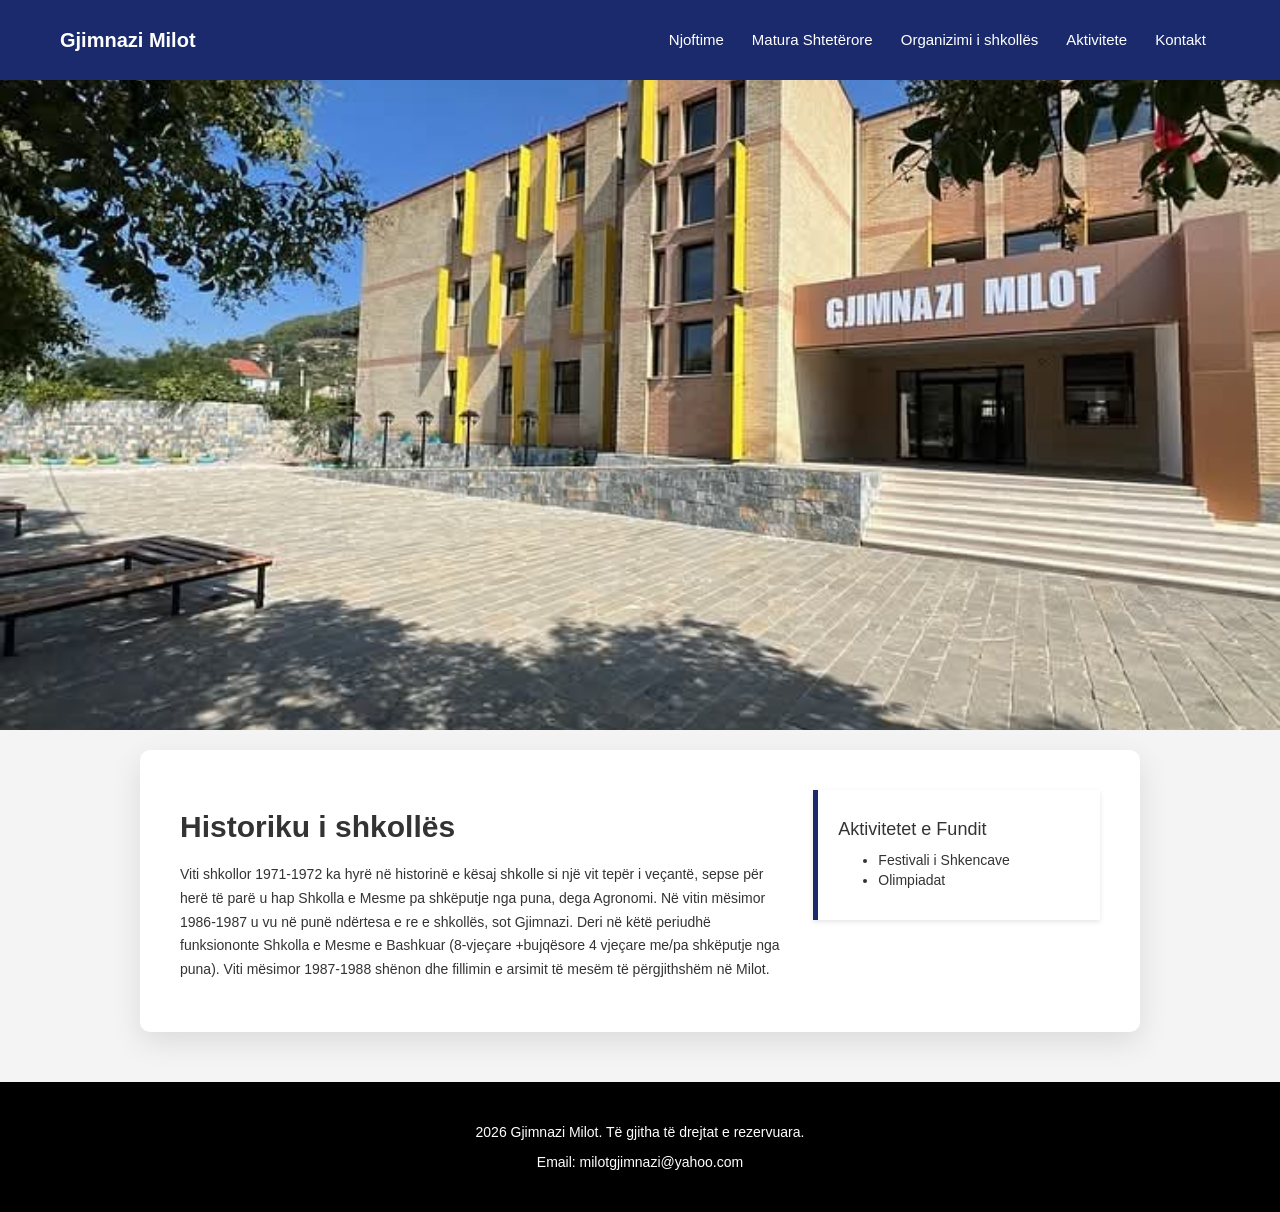
<file: index.html>
<!DOCTYPE html>
<html lang="sq">
<head>
    <meta charset="UTF-8">
    <meta name="viewport" content="width=device-width, initial-scale=1.0">

    <title>Gjimnazi Milot - Faqja Zyrtare</title>
    
    <link rel="stylesheet" href="https://maxcdn.bootstrapcdn.com/bootstrap/3.3.7/css/bootstrap.min.css">
    <link rel="stylesheet" href="gjimnazimilot.css">
    <link href="gjimnazimilot.css" rel="stylesheet">
</head>
<body>



<nav class="navbar navbar-custom">
  <div class="container">
    <div class="navbar-header">
      <button type="button" class="navbar-toggle" data-toggle="collapse" data-target="#myNavbar">
        <span class="icon-bar" style="background-color: white;"></span>
        <span class="icon-bar" style="background-color: white;"></span>
        <span class="icon-bar" style="background-color: white;"></span>                        
      </button>
      <a class="navbar-brand" href="#">Gjimnazi Milot</a>
    </div>
    <div class="collapse navbar-collapse" id="myNavbar">
      <ul class="nav navbar-nav navbar-right">
        <li class="active"><a href="njof.html">Njoftime</a></li>
        <li><a href="matura.html">Matura Shtetërore</a></li>
        <li><a href="Organizimi.html">Organizimi i shkollës</a></li>
        <li><a href="aktivitete.html">Aktivitete</a></li>
        <li><a href="kontakt1.html">Kontakt</a></li>
      </ul>
    </div>
  </div>
</nav>

<div class="hero-section">
  <img src="gjimnazimilotfoto.jpeg" alt="Gjimnazi Milot" class="hero-image">
</div>

<div class="container seksion-informacion">
  <div class="row">
    <div class="col-md-8">
      <h2>Historiku i shkollës</h2>
      <p>Viti shkollor 1971-1972 ka hyrë në historinë e kësaj shkolle si një vit tepër i veçantë, sepse për herë të parë u hap Shkolla e Mesme pa shkëputje nga puna, dega Agronomi.
Në vitin mësimor 1986-1987 u vu në punë ndërtesa e re e shkollës, sot Gjimnazi.  Deri në këtë periudhë funksiononte Shkolla e Mesme e Bashkuar (8-vjeçare +bujqësore 4 vjeçare me/pa shkëputje nga puna).   
Viti mësimor 1987-1988 shënon dhe fillimin e arsimit të mesëm të përgjithshëm në Milot.
</p>
    </div>
    <div class="col-md-4">
      <div class="panel-lajme">
        <h4>Aktivitetet e Fundit</h4>
        <ul>
            <li>Festivali i Shkencave</li>
            <li>Olimpiadat</li>
            
        </ul>
      </div>
    </div>
  </div>
</div>

<footer class="footer-serioz text-center">
  <p>2026 Gjimnazi Milot. Të gjitha të drejtat e rezervuara.</p>

 <a href="mailto:milotgjimnazi@yahoo.com">Email: milotgjimnazi@yahoo.com</a>
</footer>

<script src="https://ajax.googleapis.com/ajax/libs/jquery/3.5.1/jquery.min.js"></script>
<script src="https://maxcdn.bootstrapcdn.com/bootstrap/3.3.7/js/bootstrap.min.js"></script>


</body>
</html>
</file>
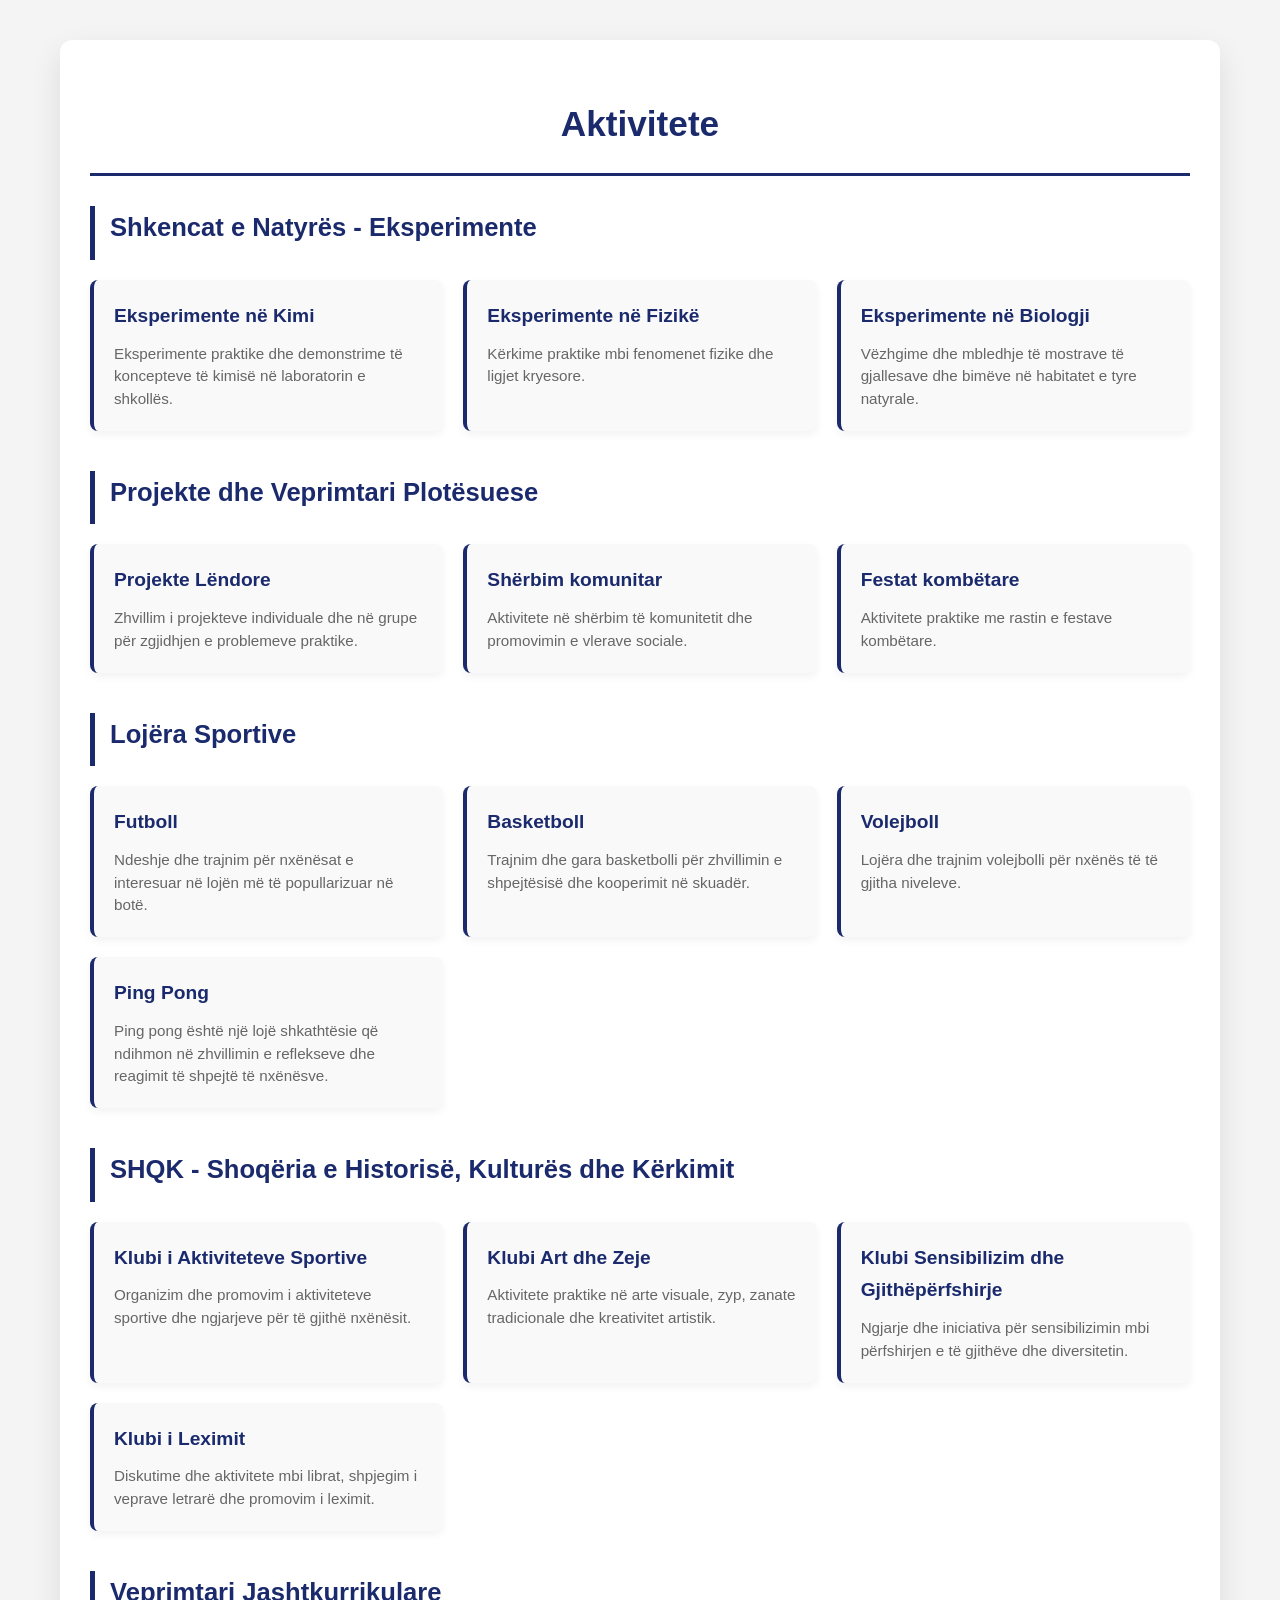
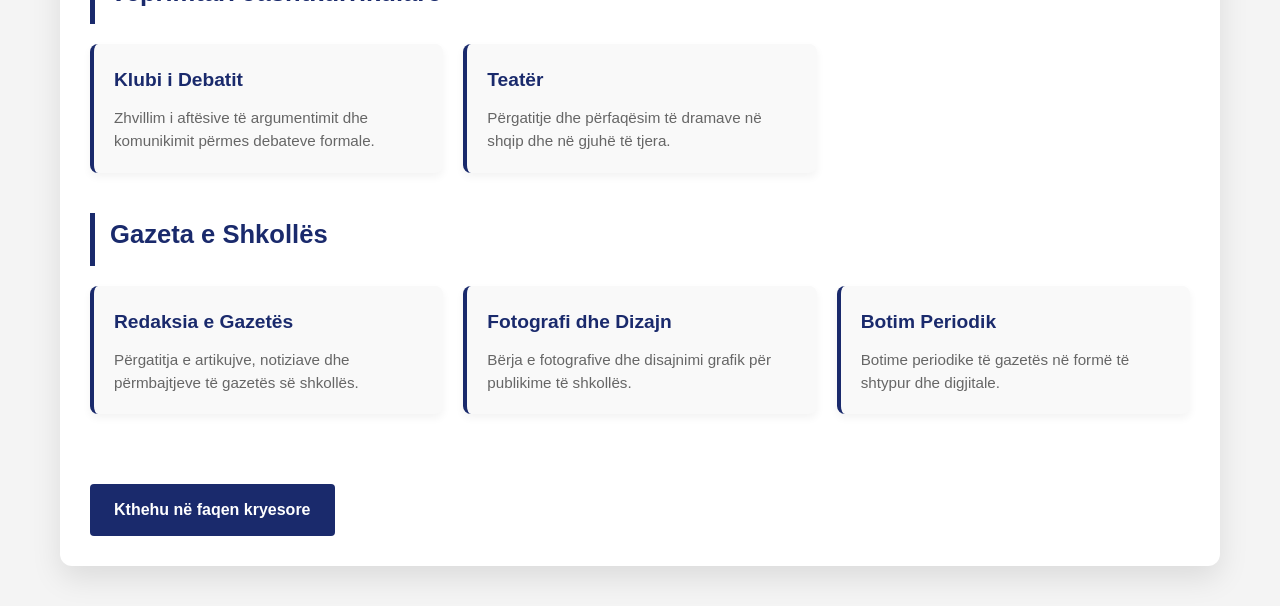
<file: aktivitete.html>
<!DOCTYPE html>
<html lang="sq">
<head>
  <meta charset="UTF-8">
  <meta name="viewport" content="width=device-width, initial-scale=1.0">
  <title>Aktivitete - Gjimnazi Milot</title>
  <link rel="stylesheet" href="aktivitete.css">
</head>
<body>
  <main>
    <div class="aktivitete-container">
      <h1>Aktivitete</h1>
      
      <!-- Shkencat e Natyrës - Eksperimente -->
      <section class="aktivitete-section">
        <h2 class="section-title">Shkencat e Natyrës - Eksperimente</h2>
        <div class="aktivitete-list">
          <div class="aktivitete-item">
            <h3>Eksperimente në Kimi</h3>
            <p>Eksperimente praktike dhe demonstrime të koncepteve të kimisë në laboratorin e shkollës.</p>
          </div>
          <div class="aktivitete-item">
            <h3>Eksperimente në Fizikë</h3>
            <p>Kërkime praktike mbi fenomenet fizike dhe ligjet kryesore.</p>
          </div>
          <div class="aktivitete-item">
            <h3>Eksperimente në Biologji</h3>
            <p>Vëzhgime dhe mbledhje të mostrave të gjallesave dhe bimëve në habitatet e tyre natyrale.</p>
          </div>
        </div>
      </section>

      <!-- Projekte dhe Veprimtari Plotësuese -->
      <section class="aktivitete-section">
        <h2 class="section-title">Projekte dhe Veprimtari Plotësuese</h2>
        <div class="aktivitete-list">
          <div class="aktivitete-item">
            <h3>Projekte Lëndore</h3>
            <p>Zhvillim i projekteve individuale dhe në grupe për zgjidhjen e problemeve praktike.</p>
          </div>
          <div class="aktivitete-item">
            <h3>Shërbim komunitar</h3>
            <p>Aktivitete në shërbim të komunitetit dhe promovimin e vlerave sociale.</p>
          </div>
          <div class="aktivitete-item">
            <h3>Festat kombëtare</h3>
            <p>Aktivitete praktike me rastin e festave kombëtare.</p>
          </div>
        </div>
      </section>

      <!-- Lojëra Sportive -->
      <section class="aktivitete-section">
        <h2 class="section-title">Lojëra Sportive</h2>
        <div class="aktivitete-list">
          <div class="aktivitete-item">
            <h3>Futboll</h3>
            <p>Ndeshje dhe trajnim për nxënësat e interesuar në lojën më të popullarizuar në botë.</p>
          </div>
          <div class="aktivitete-item">
            <h3>Basketboll</h3>
            <p>Trajnim dhe gara basketbolli për zhvillimin e shpejtësisë dhe kooperimit në skuadër.</p>
          </div>
          <div class="aktivitete-item">
            <h3>Volejboll</h3>
            <p>Lojëra dhe trajnim volejbolli për nxënës të të gjitha niveleve.</p>
          </div>
          <div class="aktivitete-item">
            <h3>Ping Pong</h3>
            <p>Ping pong është një lojë shkathtësie që ndihmon në zhvillimin e reflekseve dhe reagimit të shpejtë të nxënësve.</p>
          </div>
        </div>
      </section>

      <!-- SHQK -->
      <section class="aktivitete-section">
        <h2 class="section-title">SHQK - Shoqëria e Historisë, Kulturës dhe Kërkimit</h2>
        <div class="aktivitete-list">
          <div class="aktivitete-item">
            <h3>Klubi i Aktiviteteve Sportive</h3>
            <p>Organizim dhe promovim i aktiviteteve sportive dhe ngjarjeve për të gjithë nxënësit.</p>
          </div>
          <div class="aktivitete-item">
            <h3>Klubi Art dhe Zeje</h3>
            <p>Aktivitete praktike në arte visuale, zyp, zanate tradicionale dhe kreativitet artistik.</p>
          </div>
          <div class="aktivitete-item">
            <h3>Klubi Sensibilizim dhe Gjithëpërfshirje</h3>
            <p>Ngjarje dhe iniciativa për sensibilizimin mbi përfshirjen e të gjithëve dhe diversitetin.</p>
          </div>
          <div class="aktivitete-item">
            <h3>Klubi i Leximit</h3>
            <p>Diskutime dhe aktivitete mbi librat, shpjegim i veprave letrarë dhe promovim i leximit.</p>
          </div>
        </div>
      </section>

      <!-- Veprimtari Jashtkurrikulare -->
      <section class="aktivitete-section">
        <h2 class="section-title">Veprimtari Jashtkurrikulare</h2>
        <div class="aktivitete-list">
          <div class="aktivitete-item">
            <h3>Klubi i Debatit</h3>
            <p>Zhvillim i aftësive të argumentimit dhe komunikimit përmes debateve formale.</p>
          </div>
          <div class="aktivitete-item">
            <h3>Teatër</h3>
            <p>Përgatitje dhe përfaqësim të dramave në shqip dhe në gjuhë të tjera.</p>
          </div>
          
        </div>
      </section>

      <!-- Gazeta e Shkollës -->
      <section class="aktivitete-section">
        <h2 class="section-title">Gazeta e Shkollës</h2>
        <div class="aktivitete-list">
          <div class="aktivitete-item">
            <h3>Redaksia e Gazetës</h3>
            <p>Përgatitja e artikujve, notiziave dhe përmbajtjeve të gazetës së shkollës.</p>
          </div>
          <div class="aktivitete-item">
            <h3>Fotografi dhe Dizajn</h3>
            <p>Bërja e fotografive dhe disajnimi grafik për publikime të shkollës.</p>
          </div>
          <div class="aktivitete-item">
            <h3>Botim Periodik</h3>
            <p>Botime periodike të gazetës në formë të shtypur dhe digjitale.</p>
          </div>
        </div>
      </section>

      <a href="index.html" class="back-button">Kthehu në faqen kryesore</a>
    </div>
  </main>
</body>
</html>
</file>
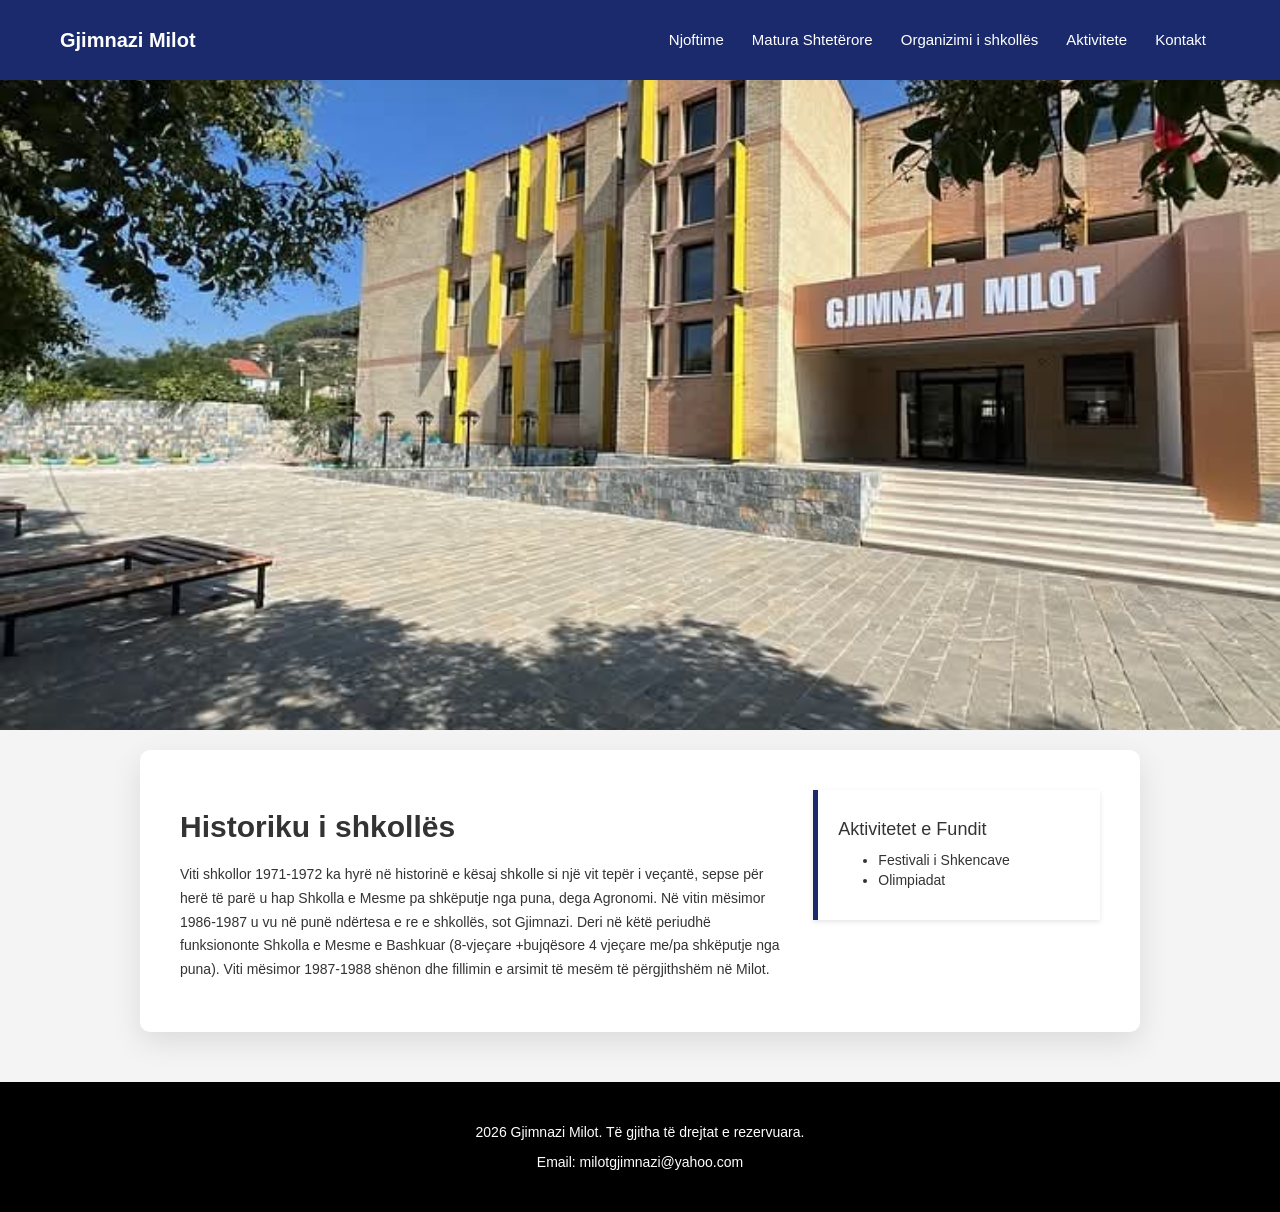
<file: GjimnaziMilot.html>
<!DOCTYPE html>
<html lang="sq">
<head>
    <meta charset="UTF-8">
    <meta name="viewport" content="width=device-width, initial-scale=1.0">

    <title>Gjimnazi Milot - Faqja Zyrtare</title>
    
    <link rel="stylesheet" href="https://maxcdn.bootstrapcdn.com/bootstrap/3.3.7/css/bootstrap.min.css">
    <link rel="stylesheet" href="gjimnazimilot.css">
    <link href="gjimnazimilot.css" rel="stylesheet">
</head>
<body>



<nav class="navbar navbar-custom">
  <div class="container">
    <div class="navbar-header">
      <button type="button" class="navbar-toggle" data-toggle="collapse" data-target="#myNavbar">
        <span class="icon-bar" style="background-color: white;"></span>
        <span class="icon-bar" style="background-color: white;"></span>
        <span class="icon-bar" style="background-color: white;"></span>                        
      </button>
      <a class="navbar-brand" href="#">Gjimnazi Milot</a>
    </div>
    <div class="collapse navbar-collapse" id="myNavbar">
      <ul class="nav navbar-nav navbar-right">
        <li class="active"><a href="njof.html">Njoftime</a></li>
        <li><a href="matura.html">Matura Shtetërore</a></li>
        <li><a href="Organizimi.html">Organizimi i shkollës</a></li>
        <li><a href="aktivitete.html">Aktivitete</a></li>
        <li><a href="kontakt.html">Kontakt</a></li>
      </ul>
    </div>
  </div>
</nav>

<div class="hero-section">
  <img src="gjimnazimilotfoto.jpeg" alt="Gjimnazi Milot" class="hero-image">
</div>

<div class="container seksion-informacion">
  <div class="row">
    <div class="col-md-8">
      <h2>Historiku i shkollës</h2>
      <p>Viti shkollor 1971-1972 ka hyrë në historinë e kësaj shkolle si një vit tepër i veçantë, sepse për herë të parë u hap Shkolla e Mesme pa shkëputje nga puna, dega Agronomi.
Në vitin mësimor 1986-1987 u vu në punë ndërtesa e re e shkollës, sot Gjimnazi.  Deri në këtë periudhë funksiononte Shkolla e Mesme e Bashkuar (8-vjeçare +bujqësore 4 vjeçare me/pa shkëputje nga puna).   
Viti mësimor 1987-1988 shënon dhe fillimin e arsimit të mesëm të përgjithshëm në Milot.
</p>
    </div>
    <div class="col-md-4">
      <div class="panel-lajme">
        <h4>Aktivitetet e Fundit</h4>
        <ul>
            <li>Festivali i Shkencave</li>
            <li>Olimpiadat</li>
            
        </ul>
      </div>
    </div>
  </div>
</div>

<footer class="footer-serioz text-center">
  <p>2026 Gjimnazi Milot. Të gjitha të drejtat e rezervuara.</p>

 <a href="mailto:milotgjimnazi@yahoo.com">Email: milotgjimnazi@yahoo.com</a>
</footer>

<script src="https://ajax.googleapis.com/ajax/libs/jquery/3.5.1/jquery.min.js"></script>
<script src="https://maxcdn.bootstrapcdn.com/bootstrap/3.3.7/js/bootstrap.min.js"></script>


</body>
</html>
</file>
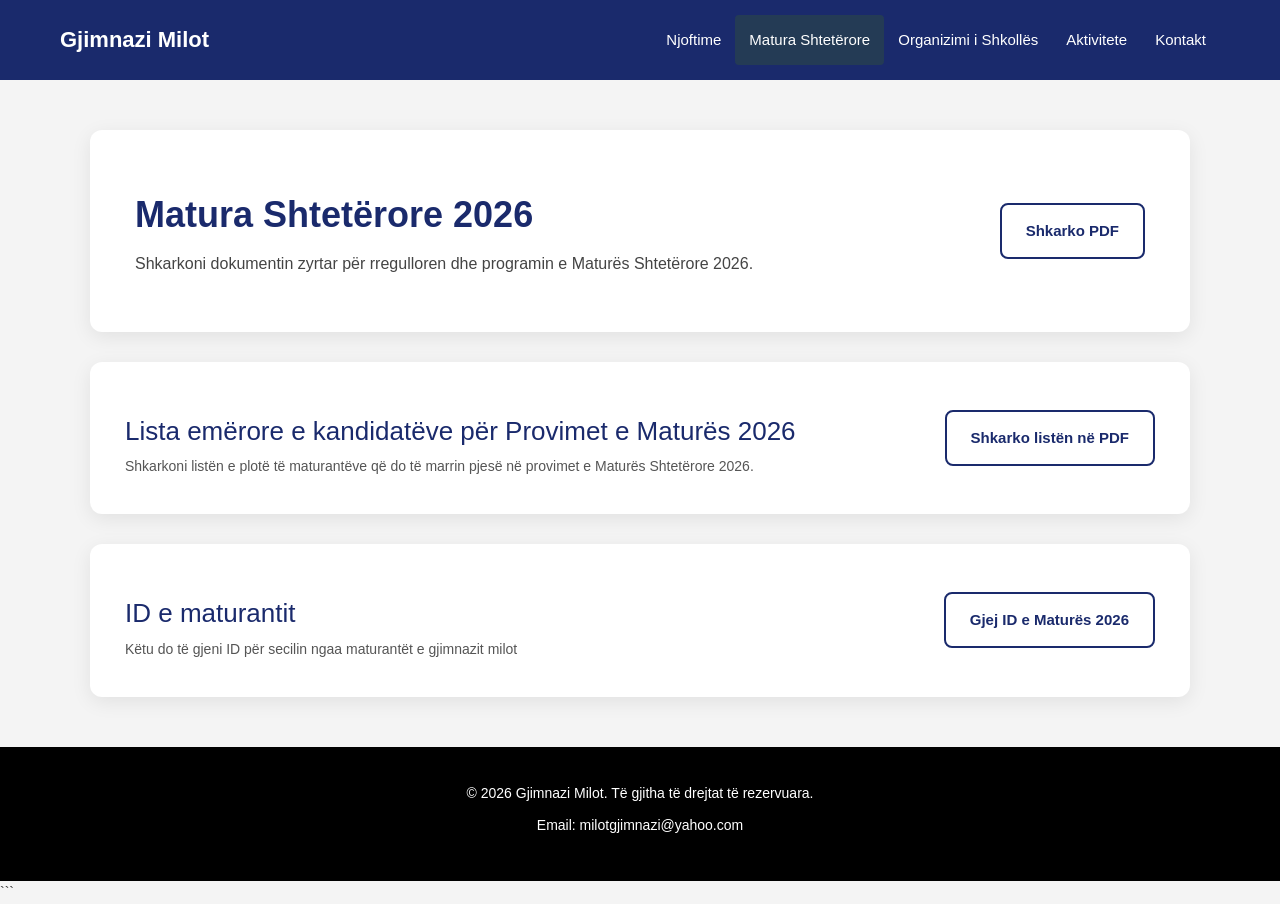
<file: matura.html>
<!DOCTYPE html>
<html lang="sq">

<head>
    <meta charset="UTF-8">
    <meta name="viewport" content="width=device-width, initial-scale=1.0">
    <title>Matura Shtetërore - Gjimnazi Milot</title>

    <!-- Bootstrap -->
    <link rel="stylesheet"
        href="https://maxcdn.bootstrapcdn.com/bootstrap/3.3.7/css/bootstrap.min.css">

    <!-- CSS -->
    <link rel="stylesheet" href="matura.css">
</head>

<body>

    <!-- =========================
         NAVBAR
    ========================== -->

    <nav class="navbar navbar-custom">

        <div class="container">

            <!-- Logo -->
            <div class="navbar-header">

                <!-- Hamburger Menu -->
                <button type="button"
                        class="navbar-toggle"
                        data-toggle="collapse"
                        data-target="#myNavbar">

                    <span class="icon-bar"></span>
                    <span class="icon-bar"></span>
                    <span class="icon-bar"></span>

                </button>

                <a class="navbar-brand"
                   href="GjimnaziMilot.html">

                    Gjimnazi Milot

                </a>

            </div>

            <!-- Menu -->
            <div class="collapse navbar-collapse"
                 id="myNavbar">

                <ul class="nav navbar-nav navbar-right">

                    <li>
                        <a href="njof.html">
                            Njoftime
                        </a>
                    </li>

                    <li class="active">
                        <a href="matura.html">
                            Matura Shtetërore
                        </a>
                    </li>

                    <li>
                        <a href="Organizimi.html">
                            Organizimi i Shkollës
                        </a>
                    </li>

                    <li>
                        <a href="aktivitete.html">
                            Aktivitete
                        </a>
                    </li>

                    <li>
                        <a href="kontakt.html">
                            Kontakt
                        </a>
                    </li>

                </ul>

            </div>

        </div>

    </nav>

    <!-- =========================
         SEKSIONI I MATURËS
    ========================== -->

    <section class="matura-section">

        <div class="matura-card">

            <!-- Teksti -->

            <div class="matura-text">

                <h1>
                    Matura Shtetërore 2026
                </h1>

                <p>
                    Shkarkoni dokumentin zyrtar për
                    rregulloren dhe programin e
                    Maturës Shtetërore 2026.
                </p>

            </div>

            <!-- Butoni PDF -->

            <a class="btn-pdf"
               href="Matura rregullore 2026.pdf"
               target="_blank">

                Shkarko PDF

            </a>

        </div>

        <div class="download-card">
            <div class="download-text">
                <h2>Lista emërore e kandidatëve për Provimet e Maturës 2026</h2>
                <p>Shkarkoni listën e plotë të maturantëve që do të marrin pjesë në provimet e Maturës Shtetërore 2026.</p>
            </div>
            <a class="btn-link" href="LISTA E MATURANTËVE PA ID MATURE 2026.pdf" target="_blank">Shkarko listën në PDF</a>
        </div>
 <div class="download-card">
            <div class="download-text">
                <h2>ID e maturantit</h2>
                <p>Këtu do të gjeni ID për secilin ngaa maturantët e gjimnazit milot </p>
            </div>
            <!-- këtu kam vendos linkun e github për ID e maturës, kodet ndodhen në një faqe tjetër të git hub-->
            <a class="btn-link" href="https://gjimnazimilot.github.io/ID-MATURA/">Gjej ID e Maturës 2026</a>
        </div>
    </section>

    <!-- =========================
         FOOTER
    ========================== -->

    <footer class="footer">

        <p>
            &copy; 2026 Gjimnazi Milot.
            Të gjitha të drejtat të rezervuara.
        </p>

        <p>
            <a href="mailto:milotgjimnazi@yahoo.com">
                Email: milotgjimnazi@yahoo.com
            </a>
        </p>

    </footer>

    <!-- JQuery -->
    <script src="https://ajax.googleapis.com/ajax/libs/jquery/3.7.1/jquery.min.js"></script>

    <!-- Bootstrap JS -->
    <script src="https://maxcdn.bootstrapcdn.com/bootstrap/3.3.7/js/bootstrap.min.js"></script>

</body>

</html>
```
</file>
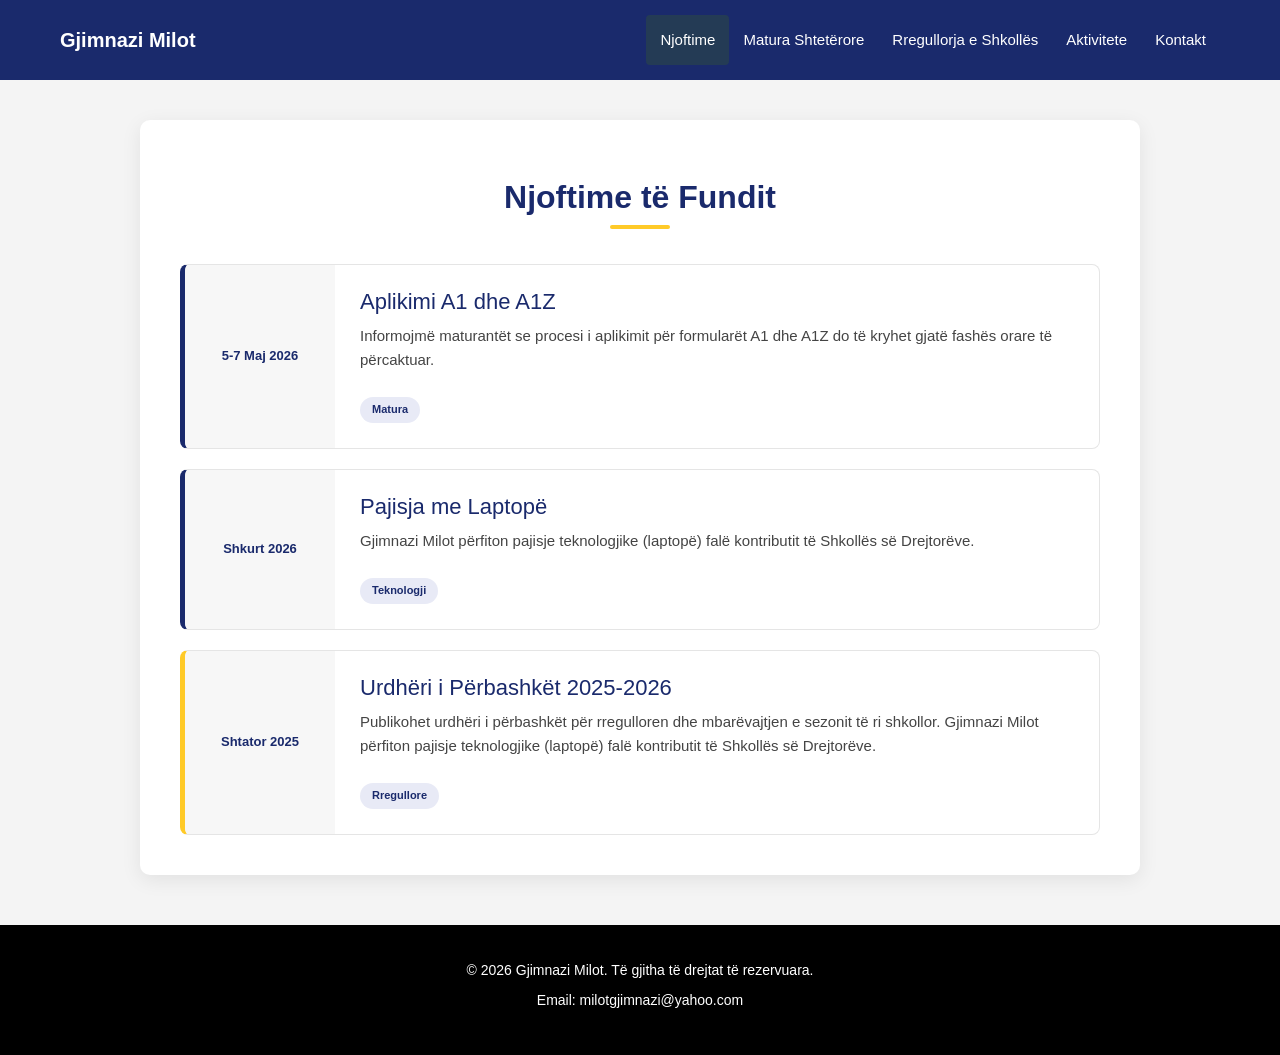
<file: njof.html>
<!DOCTYPE html>
<html lang="sq">
<head>
    <meta charset="UTF-8">
    <meta name="viewport" content="width=device-width, initial-scale=1.0">
    <title>Gjimnazi Milot - Njoftime</title>

    <!-- Bootstrap -->
    <link rel="stylesheet" href="https://maxcdn.bootstrapcdn.com/bootstrap/3.3.7/css/bootstrap.min.css">

    <!-- CSS Ekstern -->
    <link rel="stylesheet" href="njof.css">
</head>

<body>

    <!-- NAVBAR -->
    <nav class="navbar navbar-custom">
        <div class="container">

            <!-- Logo -->
            <div class="navbar-header">

                <!-- Butoni Hamburger -->
                <button type="button"
                        class="navbar-toggle"
                        data-toggle="collapse"
                        data-target="#myNavbar">

                    <span class="icon-bar" style="background-color:white;"></span>
                    <span class="icon-bar" style="background-color:white;"></span>
                    <span class="icon-bar" style="background-color:white;"></span>
                </button>

                <a class="navbar-brand" href="GjimnaziMilot.html">
                    Gjimnazi Milot
                </a>
            </div>

            <!-- Menyja -->
            <div class="collapse navbar-collapse" id="myNavbar">
                <ul class="nav navbar-nav navbar-right">

                    <li class="active">
                        <a href="njof.html">Njoftime</a>
                    </li>

                    <li>
                        <a href="matura.html">Matura Shtetërore</a>
                    </li>

                    <li>
                        <a href="rregullorja.html">Rregullorja e Shkollës</a>
                    </li>

                    <li>
                        <a href="aktivitete.html">Aktivitete</a>
                    </li>

                    <li>
                        <a href="kontakt.html">Kontakt</a>
                    </li>

                </ul>
            </div>

        </div>
    </nav>

    <!-- SEKSIONI I NJOFTIMEVE -->
    <main class="main-content">

        <section class="njoftime-section">

            <div class="section-header">
                <h2>Njoftime të Fundit</h2>
                <div class="underline"></div>
            </div>

            <div class="njoftime-container">

                <!-- Njoftimi 1 -->
                <article class="njoftim-card">

                    <div class="njoftim-date">
                        5-7 Maj 2026
                    </div>

                    <div class="njoftim-content">
                        <h3>Aplikimi A1 dhe A1Z</h3>

                        <p>
                            Informojmë maturantët se procesi i aplikimit
                            për formularët A1 dhe A1Z do të kryhet gjatë
                            fashës orare të përcaktuar.
                        </p>

                        <span class="tag">Matura</span>
                    </div>

                </article>

                <!-- Njoftimi 2 -->
                <article class="njoftim-card">

                    <div class="njoftim-date">
                        Shkurt 2026
                    </div>

                    <div class="njoftim-content">

                        <h3>Pajisja me Laptopë</h3>

                        <p>
                            Gjimnazi Milot përfiton pajisje teknologjike
                            (laptopë) falë kontributit të
                            Shkollës së Drejtorëve.
                        </p>

                        <span class="tag">Teknologji</span>

                    </div>

                </article>

                <!-- Njoftimi 3 -->
                <article class="njoftim-card highlight">

                    <div class="njoftim-date">
                     Shtator 2025
                    </div>

                    <div class="njoftim-content">

                        <h3>Urdhëri i Përbashkët 2025-2026</h3>

                        <p>
                             Publikohet urdhëri i përbashkët për
                            rregulloren dhe mbarëvajtjen e sezonit
                            të ri shkollor. Gjimnazi Milot përfiton pajisje teknologjike
                            (laptopë) falë kontributit të
                            Shkollës së Drejtorëve.
                        </p>

                        <span class="tag">Rregullore</span>

                    </div>

                </article>

            </div>

        </section>

    </main>

    <!-- FOOTER -->
    <footer class="footer">

        <p>
            &copy; 2026 Gjimnazi Milot.
            Të gjitha të drejtat të rezervuara.
        </p>

        <p>
            <a href="mailto:milotgjimnazi@yahoo.com">
                Email: milotgjimnazi@yahoo.com
            </a>
        </p>

    </footer>

    <!-- JQuery -->
    <script src="https://ajax.googleapis.com/ajax/libs/jquery/3.7.1/jquery.min.js"></script>

    <!-- Bootstrap JS -->
    <script src="https://maxcdn.bootstrapcdn.com/bootstrap/3.3.7/js/bootstrap.min.js"></script>

</body>
</html>
</file>
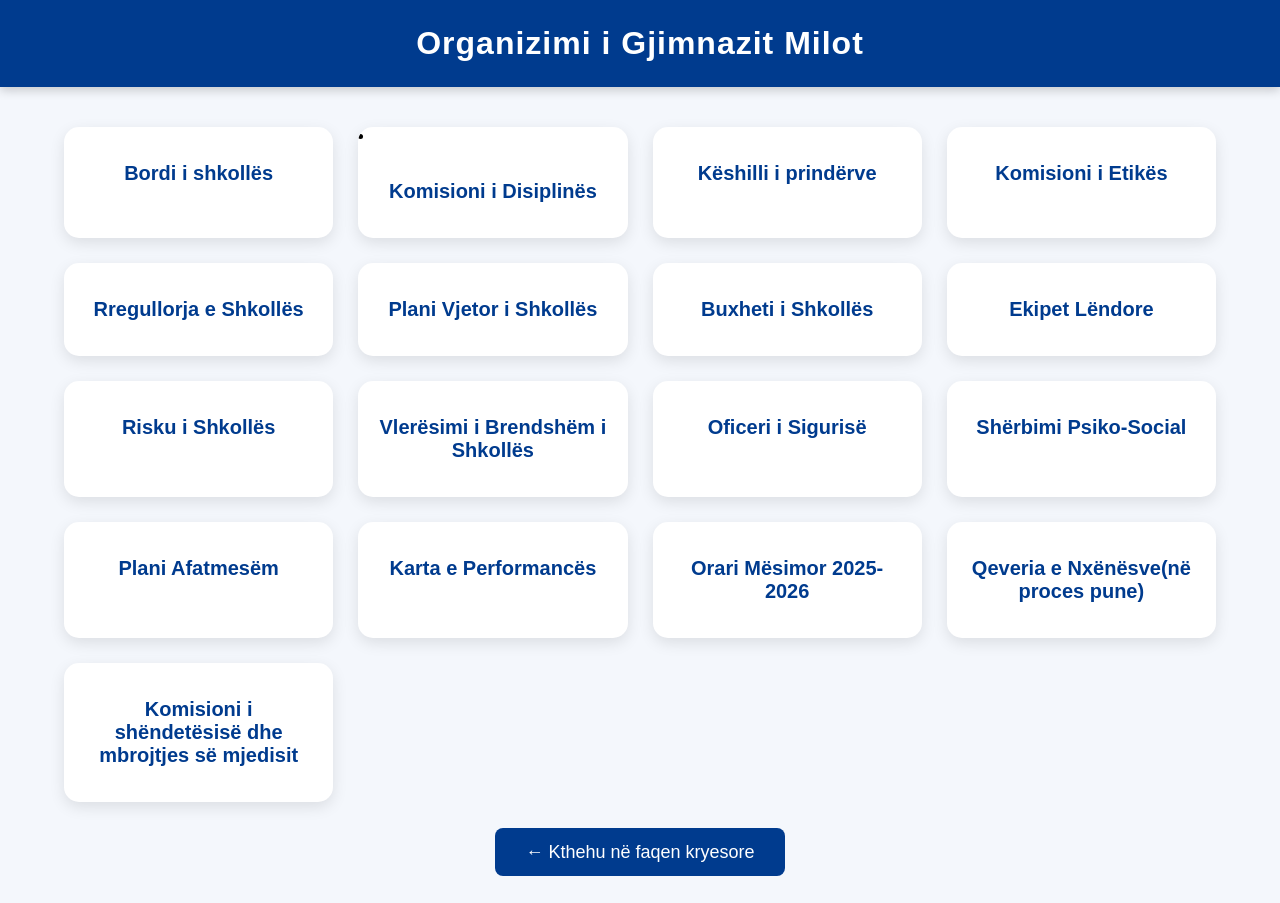
<file: Organizimi.html>
<!DOCTYPE html>
<html lang="sq">
<head>
    <meta charset="UTF-8">
    <meta name="viewport" content="width=device-width, initial-scale=1.0">
    <title>Dokumentet e Shkollës</title>

    <link rel="stylesheet" href="organizimi.css">
</head>
<body>

    <header>
        <h1>Organizimi i  Gjimnazit Milot</h1>
    </header>

    <section class="container">
 <div class="card">
            <a href="Bordi i shkollës.pdf">Bordi i shkollës</a>
        </div>
        <div class="card">
            <li>
            <a href="Komisioni i disiplinës.pdf">Komisioni i Disiplinës</a>
            </li>
        </div>
 <div class="card">
            <a href="Këshilli i prindërve.pdf">Këshilli i prindërve</a>
        </div>
        <div class="card">
            <a href="Komisioni i shëndetit.pdf">Komisioni i Etikës</a>
        </div>

        <div class="card">
            <a href="rregullorja e brendshme Milot.pdf">Rregullorja e Shkollës</a>
        </div>

        <div class="card">
            <a href="PLANI VJETOR.pdf">Plani Vjetor i Shkollës</a>
        </div>

        <div class="card">
            <a href="Buxheti.pdf">Buxheti i Shkollës</a>
        </div>

        <div class="card">
            <a href="Ekipi lendor.pdf">Ekipet Lëndore</a>
        </div>

        <div class="card">
            <a href="Risku Gjimnazi Milot 2024-2025 WEB.pdf">Risku i Shkollës</a>
        </div>

        <div class="card">
            <a href="Raportet e vlerësimit të brendshëm WEB.pdf">Vlerësimi i Brendshëm i Shkollës</a>
        </div>

        <div class="card">
            <a href="plani punes ELAA.docx...12.pdf">Oficeri i Sigurisë</a>
        </div>

        <div class="card">
            <a href="Plani Vjetor psikologu.pdf">Shërbimi Psiko-Social</a>
        </div>

        <div class="card">
            <a href="PLANI AFATMESEM.pdf">Plani Afatmesëm</a>
        </div>

        <div class="card">
            <a href="karta e perfomancës gjimnazi milot 2024-2025.pdf">Karta e Performancës</a>
        </div>

        <div class="card">
            <a href="Orari.pdf">Orari Mësimor 2025-2026</a>
        </div>

        <div class="card">
            <a href="#">Qeveria e Nxënësve(në proces pune)</a>
        </div>
 <div class="card">
            <a href="Komisioni i shëndetit, dhe mjedisit.pdf">Komisioni i shëndetësisë  dhe mbrojtjes së mjedisit</a>
        </div>
    </section>

    <div class="back-home">
        <a href="index.html">← Kthehu në faqen kryesore</a>
    </div>

</body>
</html>
</file>
<file: gjimnazimilot.css>
/* Ngjyrat dhe rregullat e përgjithshme */
body {
    background-color: #f4f4f4;
    color: #333;
    font-family: 'Segoe UI', Tahoma, sans-serif;
}

/* Shina e njoftimeve */
.shina-njoftime {
    background-color: #d32f2f; /* E kuqe e mbyllur për rëndësi */
    color: white;
    padding: 5px 0;
    font-weight: bold;
}

/* Navigacioni Serioz */
.navbar {
    background-color: #1a2a6c;
    padding: 15px 0;
    position: static;
    top: 0;
    z-index: 1000;
    border: none;
}

.navbar-custom {
    background-color: #1a2a6c; /* Blu e errët */
    border: none;
    border-radius: 0;
    margin-bottom: 0;
    width: 100%;
}

.navbar-custom .container {
    max-width: 1200px;
    margin: auto;
    padding: 0 20px;
    width: 100%;
}

.navbar-custom .navbar-brand {
    color: #ffffff !important;
    font-size: 20px;
    font-weight: 600;
}

.navbar-custom .navbar-nav > li > a {
    color: #ffffff !important;
    font-size: 15px;
    font-weight: 500;
    padding: 15px 14px;
    transition: 0.3s;
}

.navbar-custom .navbar-nav li a:hover {
    background-color: #243b55;
}
.navbar-custom .navbar-toggle {
    border-color: rgba(255,255,255,0.2);
}

.navbar-custom .navbar-toggle .icon-bar {
    background-color: #ffffff;
}

@media (max-width: 767px) {
    .navbar-custom .navbar-collapse {
        background-color: #1a2a6c;
        border-top: 1px solid rgba(255, 255, 255, 0.15);
    }
    .navbar-custom .navbar-nav {
        display: block;
    }
    .navbar-custom .navbar-nav li {
        display: block;
        width: 100%;
    }
    .navbar-custom .navbar-nav li a {
        display: block;
        width: 100%;
        padding: 14px 20px;
        border-bottom: 1px solid rgba(255,255,255,0.08);
    }
    .navbar-custom .navbar-nav li a:hover,
    .navbar-custom .navbar-nav li a:focus {
        background-color: rgba(255,255,255,0.08);
    }
    .navbar-custom .navbar-toggle {
        display: block;
        border-color: rgba(255,255,255,0.25);
    }
    .navbar-custom .navbar-toggle .icon-bar {
        background-color: #ffffff;
    }
}
/* Pjesa Hero (Kryesore) */
.hero-section {
    width: 100%;
}

.hero-image {
    width: 100%;
    max-width: 1400px;
    height: auto;
    display: block;
    margin: 0 auto;
    object-fit: cover;
    max-height: 650px;
}

.btn-serioz {
    background-color: #ffffff;
    color: #1a2a6c;
    font-weight: bold;
    border-radius: 0;
    padding: 10px 25px;
    margin-top: 20px;
}

.btn-serioz:hover {
    background-color: #e0e0e0;
}

/* Seksioni i informacionit */
.seksion-informacion {
    max-width: 1000px;
    margin: 20px auto 50px;
    padding: 40px;
    background: white;
    border-radius: 10px;
    box-shadow: 0 10px 30px rgba(0,0,0,0.1);
}

.seksion-informacion h2 {
    font-weight: 700;
    margin-bottom: 20px;
}

.seksion-informacion p {
    line-height: 1.7;
    color: #333;
}

.panel-lajme {
    background-color: white;
    padding: 20px;
    border-left: 5px solid #1a2a6c;
    box-shadow: 0 2px 5px rgba(0,0,0,0.1);
}

/* Footer */
.footer-serioz {
    background-color: #000000;
    color: #ffffff;
    padding: 40px 0;
    margin-top: 50px;
}
.footer-serioz a {
    color: #ffffff;
}
</file>
<file: aktivitete.css>
body {
    background-color: #f4f4f4;
    color: #333;
    font-family: "Helvetica Neue", Helvetica, Arial, sans-serif;
    margin: 0;
    padding: 0;
}

.aktivitete-container {
    max-width: 1100px;
    margin: 40px auto;
    padding: 30px;
    background-color: #ffffff;
    border-radius: 12px;
    box-shadow: 0 12px 30px rgba(0,0,0,0.1);
    color: #333;
    line-height: 1.7;
}

.aktivitete-container h1 {
    margin-bottom: 30px;
    font-size: 2.2rem;
    color: #1a2a6c;
    text-align: center;
    border-bottom: 3px solid #1a2a6c;
    padding-bottom: 20px;
}

.aktivitete-section {
    margin-bottom: 40px;
}

.section-title {
    font-size: 1.6rem;
    color: #1a2a6c;
    margin-top: 30px;
    margin-bottom: 20px;
    padding-bottom: 10px;
    border-left: 5px solid #1a2a6c;
    padding-left: 15px;
}

.aktivitete-list {
    display: grid;
    grid-template-columns: repeat(auto-fill, minmax(300px, 1fr));
    gap: 20px;
}

.aktivitete-item {
    background-color: #f9f9f9;
    padding: 20px;
    border-radius: 8px;
    border-left: 4px solid #1a2a6c;
    box-shadow: 0 4px 8px rgba(0,0,0,0.05);
    transition: transform 0.3s ease, box-shadow 0.3s ease;
}

.aktivitete-item:hover {
    transform: translateY(-5px);
    box-shadow: 0 8px 16px rgba(0,0,0,0.1);
}

.aktivitete-item h3 {
    color: #1a2a6c;
    margin-top: 0;
    margin-bottom: 10px;
    font-size: 1.2rem;
}

.aktivitete-item p {
    color: #666;
    margin: 0;
    font-size: 0.95rem;
    line-height: 1.5;
}

.back-button {
    display: inline-block;
    margin-top: 30px;
    background-color: #1a2a6c;
    color: #ffffff;
    text-decoration: none;
    padding: 12px 24px;
    border-radius: 4px;
    font-weight: 600;
    transition: background-color 0.3s ease;
}

.back-button:hover {
    background-color: #243b55;
}

@media (max-width: 768px) {
    .aktivitete-container {
        margin: 20px;
        padding: 20px;
    }

    .aktivitete-container h1 {
        font-size: 1.8rem;
    }

    .section-title {
        font-size: 1.3rem;
    }

    .aktivitete-list {
        grid-template-columns: 1fr;
    }
}
</file>
<file: matura.css>
```css id="b7x4qs"
/* =========================
   RESET
========================= */

* {
    margin: 0;
    padding: 0;
    box-sizing: border-box;
}

/* =========================
   BODY
========================= */

body {
    font-family: 'Segoe UI', Tahoma, sans-serif;
    background-color: #f4f4f4;
    color: #333;
    line-height: 1.6;
}

/* =========================
   NAVBAR
========================= */

.navbar.navbar-custom {
    background-color: #1a2a6c;
    border: none;
    border-radius: 0;
    margin-bottom: 0;
    padding: 15px 0;
    width: 100%;
}

/* Container */

.navbar-custom .container {
    max-width: 1200px;
    margin: auto;
    padding: 0 20px;
    width: 100%;
}

/* Logo */

.navbar-custom .navbar-brand {
    color: #ffffff !important;
    font-size: 22px;
    font-weight: 600;
}

/* Linket */

.navbar-custom .navbar-nav > li > a {
    color: #ffffff !important;
    font-size: 15px;
    font-weight: 500;
    padding: 15px 14px;
    transition: 0.3s;
}

/* Hover */

.navbar-custom .navbar-nav > li > a:hover {
    background-color: #243b55 !important;
    color: #ffffff !important;
    border-radius: 4px;
}

/* Linku aktiv */

.navbar-custom .navbar-nav > .active > a,
.navbar-custom .navbar-nav > .active > a:hover {
    background-color: #243b55 !important;
    color: #ffffff !important;
    border-radius: 4px;
}

/* Hamburger Menu */

.navbar-custom .navbar-toggle {
    border: none;
    background: transparent !important;
    margin-top: 10px;
}

.navbar-custom .icon-bar {
    background-color: #ffffff !important;
}

/* Mobile Menu */

@media (max-width: 767px) {

    .navbar-custom .navbar-collapse {
        background-color: #1a2a6c;
        border-top: 1px solid rgba(255,255,255,0.15);
    }

    .navbar-custom .navbar-nav li {
        width: 100%;
    }

    .navbar-custom .navbar-nav li a {
        padding: 14px 20px;
        border-bottom: 1px solid rgba(255,255,255,0.08);
    }

}

/* =========================
   MATURA SECTION
========================= */

.matura-section {
    width: 90%;
    max-width: 1100px;
    margin: 50px auto;
}

/* Card */

.matura-card {
    background-color: #ffffff;
    border-radius: 12px;
    padding: 45px;
    display: flex;
    justify-content: space-between;
    align-items: center;
    gap: 40px;
    box-shadow: 0 5px 20px rgba(0,0,0,0.08);
}

/* Teksti */

.matura-text {
    flex: 1;
}

.matura-text h1 {
    font-size: 36px;
    color: #1a2a6c;
    font-weight: bold;
    margin-bottom: 15px;
}

.matura-text p {
    font-size: 16px;
    color: #444;
    line-height: 1.7;
}

/* Butoni */

.btn-pdf {
    display: inline-block;
    background-color: transparent;
    color: #1a2a6c;
    border: 2px solid #1a2a6c;
    border-radius: 8px;
    padding: 14px 24px;
    font-size: 15px;
    font-weight: 600;
    text-decoration: none;
    transition: all 0.3s ease;
    white-space: nowrap;
}

.btn-pdf:hover {
    background-color: #1a2a6c;
    color: #ffffff;
    text-decoration: none;
}

.download-card {
    background-color: #ffffff;
    border-radius: 12px;
    padding: 35px;
    margin-top: 30px;
    box-shadow: 0 5px 20px rgba(0,0,0,0.08);
    display: flex;
    justify-content: space-between;
    align-items: center;
    gap: 20px;
}

.download-text h2 {
    font-size: 26px;
    color: #1a2a6c;
    margin-bottom: 10px;
}

.download-text p {
    color: #555;
    line-height: 1.7;
    margin: 0;
}

.btn-link {
    display: inline-block;
    background-color: transparent;
    color: #1a2a6c;
    border: 2px solid #1a2a6c;
    border-radius: 8px;
    padding: 14px 24px;
    font-size: 15px;
    font-weight: 600;
    text-decoration: none;
    transition: all 0.3s ease;
}

.btn-link:hover {
    background-color: #1a2a6c;
    color: #ffffff;
}

/* =========================
   FOOTER
========================= */

.footer {
    background-color: #000000;
    color: #ffffff;
    text-align: center;
    padding: 35px 20px;
    margin-top: 50px;
}

.footer p {
    margin-bottom: 10px;
    font-size: 14px;
}

.footer a {
    color: #ffffff;
    text-decoration: none;
}

.footer a:hover {
    text-decoration: underline;
}

/* =========================
   RESPONSIVE
========================= */

@media (max-width: 768px) {

    .matura-card {
        flex-direction: column;
        text-align: center;
        padding: 35px 25px;
    }

    .matura-text h1 {
        font-size: 28px;
    }

    .matura-text p {
        font-size: 14px;
    }

    .btn-pdf {
        width: 100%;
    }

}
```
</file>
<file: njof.css>
/* =========================
   STILI I PËRGJITHSHËM
========================= */

body {
    margin: 0;
    padding: 0;
    font-family: 'Segoe UI', Tahoma, sans-serif;
    background-color: #f4f4f4;
    color: #333;
}

/* =========================
   NAVBAR
========================= */

.navbar.navbar-custom {
    background-color: #1a2a6c;
    border: none;
    border-radius: 0;
    margin-bottom: 0;
    padding: 15px 0;
    position: static;
    width: 100%;
}

/* Container */

.navbar-custom .container {
    max-width: 1200px;
    margin: auto;
    padding: 0 20px;
    width: 100%;
}

/* Logo */

.navbar-custom .navbar-brand {
    color: #ffffff !important;
    font-size: 20px;
    font-weight: 600;
}

/* Linket */

.navbar-custom .navbar-nav > li > a {
    color: #ffffff !important;
    font-size: 15px;
    font-weight: 500;
    padding: 15px 14px;
    transition: 0.3s;
}

/* Hover */

.navbar-custom .navbar-nav > li > a:hover {
    background-color: #243b55 !important;
    color: #ffffff !important;
    border-radius: 4px;
}

/* Linku aktiv */

.navbar-custom .navbar-nav > .active > a,
.navbar-custom .navbar-nav > .active > a:hover {
    background-color: #243b55 !important;
    color: #ffffff !important;
    border-radius: 4px;
}

/* Hamburger menu */

.navbar-custom .navbar-toggle {
    border: none;
    background: transparent !important;
    margin-top: 10px;
}

.navbar-custom .icon-bar {
    background-color: #ffffff !important;
}

/* =========================
   NJOFTIMET
========================= */

.main-content {
    width: 90%;
    max-width: 1000px;
    margin: 40px auto;
}

/* Seksioni */

.njoftime-section {
    background-color: #ffffff;
    padding: 40px;
    border-radius: 10px;
    box-shadow: 0 5px 20px rgba(0,0,0,0.08);
}

/* Titulli */

.section-header {
    text-align: center;
    margin-bottom: 35px;
}

.section-header h2 {
    font-size: 32px;
    font-weight: bold;
    color: #1a2a6c;
    margin-bottom: 10px;
}

/* Vija */

.underline {
    width: 60px;
    height: 4px;
    background-color: #ffca28;
    margin: auto;
    border-radius: 5px;
}

/* Container kartash */

.njoftime-container {
    display: flex;
    flex-direction: column;
    gap: 20px;
}

/* Kartat */

.njoftim-card {
    display: flex;
    background-color: #ffffff;
    border: 1px solid #e5e5e5;
    border-left: 5px solid #1a2a6c;
    border-radius: 8px;
    overflow: hidden;
    transition: 0.3s;
}

/* Hover */

.njoftim-card:hover {
    transform: translateY(-3px);
    box-shadow: 0 5px 15px rgba(0,0,0,0.08);
}

/* Highlight */

.njoftim-card.highlight {
    border-left-color: #ffca28;
}

/* Data */

.njoftim-date {
    width: 150px;
    background-color: #f7f7f7;
    display: flex;
    justify-content: center;
    align-items: center;
    padding: 20px;
    text-align: center;
    font-weight: bold;
    font-size: 13px;
    color: #1a2a6c;
}

/* Përmbajtja */

.njoftim-content {
    flex: 1;
    padding: 25px;
}

/* Titulli i kartës */

.njoftim-content h3 {
    margin-top: 0;
    margin-bottom: 10px;
    font-size: 22px;
    color: #1a2a6c;
}

/* Teksti */

.njoftim-content p {
    font-size: 15px;
    line-height: 1.6;
    color: #444;
}

/* Tag */

.tag {
    display: inline-block;
    margin-top: 15px;
    background-color: #e8eaf6;
    color: #1a2a6c;
    padding: 5px 12px;
    border-radius: 20px;
    font-size: 11px;
    font-weight: bold;
}

/* =========================
   FOOTER
========================= */

.footer {
    background-color: #000000;
    color: #ffffff;
    text-align: center;
    padding: 35px 20px;
    margin-top: 50px;
}

.footer p {
    margin: 0 0 10px;
    font-size: 14px;
}

.footer a {
    color: #ffffff;
    text-decoration: none;
    font-size: 14px;
}

.footer a:hover {
    text-decoration: underline;
}

/* =========================
   RESPONSIVE
========================= */

@media (max-width: 768px) {

    .navbar-custom .navbar-brand {
        font-size: 22px;
    }

    .navbar-custom .navbar-nav > li > a {
        font-size: 14px;
    }

    .section-header h2 {
        font-size: 26px;
    }

    .njoftim-card {
        flex-direction: column;
    }

    .njoftim-date {
        width: 100%;
        border-bottom: 1px solid #e5e5e5;
    }

    .njoftim-content h3 {
        font-size: 20px;
    }

    .njoftim-content p {
        font-size: 14px;
    }
}
</file>
<file: organizimi.css>
*{
    margin: 0;
    padding: 0;
    box-sizing: border-box;
    font-family: Arial, sans-serif;
}

body{
    background: #f4f7fc;
}

/* HEADER */

header{
    background: #003b8e;
    color: white;
    text-align: center;
    padding: 25px;
    box-shadow: 0 3px 10px rgba(0,0,0,0.2);
}

header h1{
    font-size: 32px;
    letter-spacing: 1px;
}

/* CONTAINER */

.container{
    width: 90%;
    max-width: 1200px;
    margin: 40px auto;

    display: grid;
    grid-template-columns: repeat(auto-fit, minmax(250px,1fr));
    gap: 25px;
}

/* CARD */

.card{
    background: white;
    border-radius: 15px;
    overflow: hidden;
    transition: 0.3s;
    box-shadow: 0 5px 15px rgba(0,0,0,0.1);
}

.card:hover{
    transform: translateY(-7px);
    box-shadow: 0 10px 25px rgba(0,0,0,0.2);
}

.card a{
    display: block;
    padding: 35px 20px;
    text-align: center;
    text-decoration: none;
    color: #003b8e;
    font-size: 20px;
    font-weight: bold;
    transition: 0.3s;
}

.card a:hover{
    background: #003b8e;
    color: white;
}

/* BUTTON */

.back-home{
    text-align: center;
    margin: 40px 0;
}

.back-home a{
    background: #003b8e;
    color: white;
    text-decoration: none;
    padding: 14px 30px;
    border-radius: 8px;
    font-size: 18px;
    transition: 0.3s;
}

.back-home a:hover{
    background: #001f4d;
}

/* RESPONSIVE */

@media(max-width:768px){

    header h1{
        font-size: 24px;
    }

    .card a{
        font-size: 18px;
        padding: 30px 15px;
    }
}
</file>
